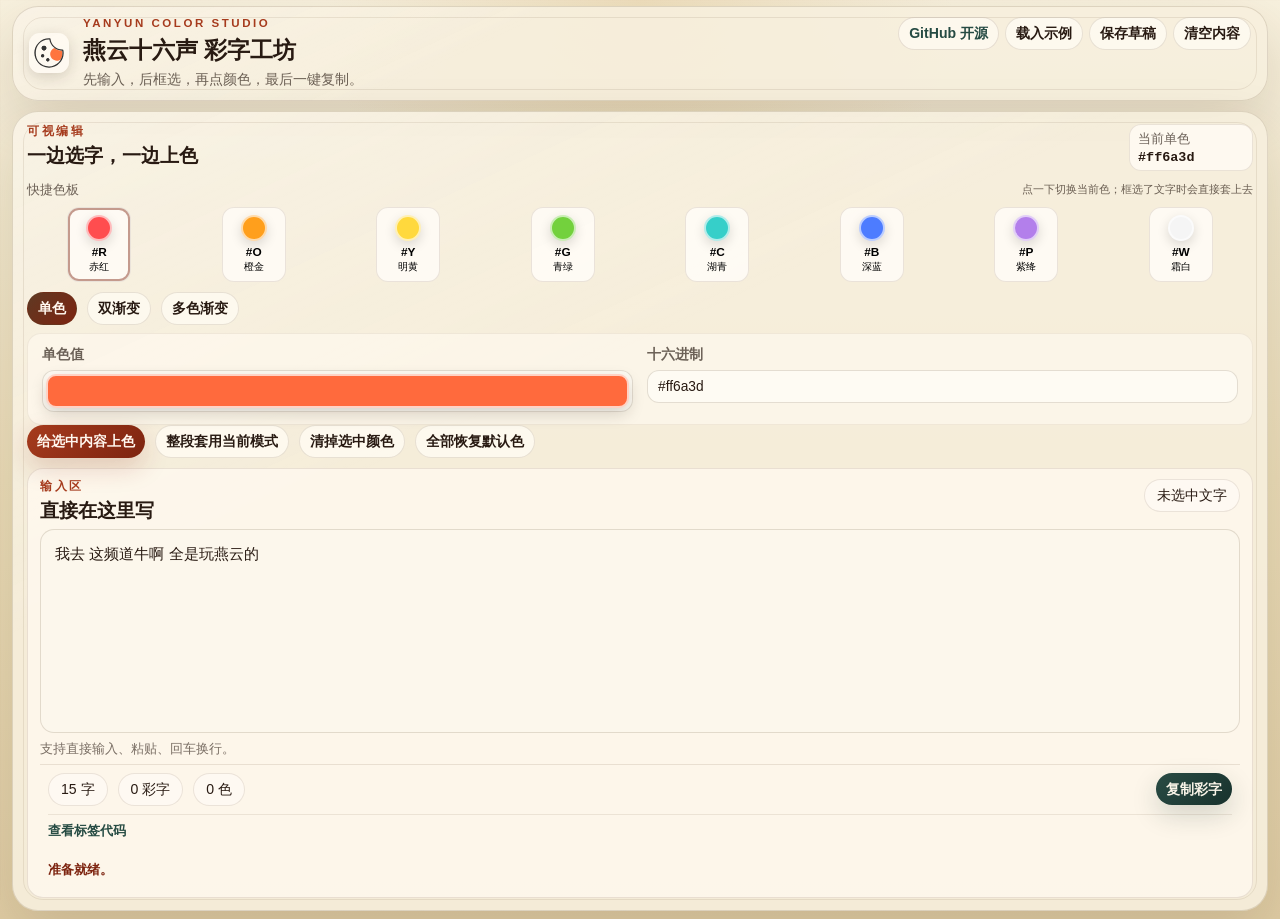
<file: index.html>
<!DOCTYPE html>
<html lang="zh-CN">
<head>
  <meta charset="UTF-8">
  <meta name="viewport" content="width=device-width, initial-scale=1.0">
  <title>燕云十六声 彩字工坊 Where Winds Meet COLOR-STUDIO</title>
  <link rel="icon" type="image/svg+xml" href="./logo.svg">
  <link rel="apple-touch-icon" href="./logo.svg">
  <link rel="mask-icon" href="./logo.svg" color="#FF743E">
  <meta name="theme-color" content="#FF743E">
  <script>
    (() => {
      const desktopOverride = new URLSearchParams(window.location.search).get("desktop") === "1";
      const usesMobilePrimaryInput = window.matchMedia("(pointer: coarse)").matches;
      const compactViewport = window.matchMedia("(max-width: 1180px)").matches;

      if (!desktopOverride && usesMobilePrimaryInput && compactViewport) {
        const mobileUrl = new URL("./APP/", window.location.href);
        mobileUrl.search = window.location.search;
        mobileUrl.hash = window.location.hash;
        window.location.replace(mobileUrl.href);
      }
    })();
  </script>
  <link rel="stylesheet" href="./styles.css?v=20260916.9">
</head>
<body>
  <div class="page-shell">
    <header class="topbar">
      <div class="brand-block">
        <img src="./logo.svg" alt="燕云十六声彩字工坊 Logo" class="brand-logo">
        <div>
          <p class="eyebrow">YANYUN COLOR STUDIO</p>
          <h1>燕云十六声 彩字工坊</h1>
          <p class="subtext">先输入，后框选，再点颜色，最后一键复制。</p>
        </div>
      </div>
      <div class="topbar-actions">
        <a
          class="github-link"
          href="https://github.com/cansnow123/Where-Winds-Meet-COLOR-STUDIO"
          target="_blank"
          rel="noreferrer"
          aria-label="在 GitHub 查看 Where Winds Meet COLOR-STUDIO 开源项目"
        >GitHub 开源</a>
        <button id="loadSampleBtn" class="ghost-button" type="button">载入示例</button>
        <button id="saveDraftBtn" class="ghost-button" type="button">保存草稿</button>
        <button id="clearEditorBtn" class="ghost-button" type="button">清空内容</button>
      </div>
    </header>

    <!-- <section class="workflow-banner">
      <span class="step-pill">1. 输入文案</span>
      <span class="step-pill">2. 框选想变色的字</span>
      <span class="step-pill">3. 点单色或渐变</span>
      <span class="step-pill">4. 复制最终标签</span>
    </section> -->

    <main class="studio-grid">
      <section class="panel control-panel">
        <div class="panel-head">
          <div>
            <p class="panel-kicker">可视编辑</p>
            <h2>一边选字，一边上色</h2>
          </div>
          <div class="current-color-box">
            <span>当前单色</span>
            <strong id="currentColorDisplay">#ff6a3d</strong>
          </div>
        </div>

        <div class="swatch-section">
          <div class="section-caption">
            <span>快捷色板</span>
            <small>点一下切换当前色；框选了文字时会直接套上去</small>
          </div>
          <div id="presetSwatches" class="swatch-row"></div>
        </div>

        <div class="mode-tabs" id="modeTabs">
          <button class="mode-tab is-active" data-mode="single" type="button">单色</button>
          <button class="mode-tab" data-mode="gradient" type="button">双渐变</button>
          <button class="mode-tab" data-mode="multi" type="button">多色渐变</button>
        </div>

        <div class="mode-panel-wrap">
          <section class="mode-panel is-active" data-mode-panel="single">
            <div class="compact-controls">
              <div class="field">
                <span>单色值</span>
                <label class="single-color-display" title="选择单色">
                  <span class="color-swatch single-color-swatch" data-target="singleColorInput" style="background:#ff6a3d" aria-hidden="true"></span>
                  <input id="singleColorInput" class="single-color-picker" type="color" value="#ff6a3d" aria-label="选择单色值">
                </label>
              </div>
              <label class="field">
                <span>十六进制</span>
                <input id="singleHexInput" type="text" value="#ff6a3d">
              </label>
            </div>
          </section>

          <section class="mode-panel" data-mode-panel="gradient">
            <div class="field">
              <span>双渐变色（点方块换色）</span>
              <div class="swatch-pair">
                <label class="gradient-swatch-wrapper" title="选择起始色">
                  <span class="color-swatch" data-target="gradientStartInput" style="background:#ff6a3d" aria-hidden="true"></span>
                  <input id="gradientStartInput" class="gradient-picker" type="color" value="#ff6a3d" aria-label="选择起始色">
                </label>
                <span class="swatch-arrow">→</span>
                <label class="gradient-swatch-wrapper" title="选择结束色">
                  <span class="color-swatch" data-target="gradientEndInput" style="background:#ffd166" aria-hidden="true"></span>
                  <input id="gradientEndInput" class="gradient-picker" type="color" value="#ffd166" aria-label="选择结束色">
                </label>
              </div>
            </div>
            <div id="gradientStrip" class="gradient-strip"></div>
          </section>

          <section class="mode-panel" data-mode-panel="multi">
            <div class="field">
              <span>多色渐变色板（点方块换色）</span>
              <div id="paletteSwatches" class="swatch-grid"></div>
              <small class="field-hint">文本将在这 <span id="paletteCount">0</span> 个颜色之间平滑过渡。</small>
            </div>
            <div id="paletteStrip" class="gradient-strip gradient-strip-multi"></div>
          </section>
        </div>

        <div class="action-row">
          <button id="applySelectionBtn" class="ink-button" type="button">给选中内容上色</button>
          <button id="applyAllBtn" class="ghost-button" type="button">整段套用当前模式</button>
          <button id="clearSelectionStyleBtn" class="ghost-button" type="button">清掉选中颜色</button>
          <button id="resetAllStylesBtn" class="ghost-button" type="button">全部恢复默认色</button>
        </div>

        <div class="editor-card">
          <div class="editor-card-head">
            <div>
              <p class="panel-kicker">输入区</p>
              <h2>直接在这里写</h2>
            </div>
            <div id="selectionHint" class="selection-hint">未选中文字</div>
          </div>
          <div
            id="richEditor"
            class="rich-editor"
            contenteditable="true"
            spellcheck="false"
            aria-label="彩字可视编辑区"
          ></div>
          <div class="editor-tips">
            <span>支持直接输入、粘贴、回车换行。</span>
          </div>
          <div class="composer-result" aria-label="彩字结果">
            <div class="composer-result-row">
              <div class="stats" id="stats" aria-label="彩字统计"></div>
              <button id="copyExportBtn" class="seal-button" type="button">复制彩字</button>
            </div>
            <details class="tag-drawer">
              <summary>查看标签代码</summary>
              <textarea id="exportOutput" readonly spellcheck="false" aria-label="最终可复制代码"></textarea>
            </details>
            <p id="status" class="status-text" role="status" aria-live="polite">准备就绪。</p>
          </div>
          <div id="preview" hidden aria-hidden="true"></div>
        </div>
      </section>
    </main>

  </div>

  <script src="./app.js?v=20260916.3" type="module"></script>
</body>
</html>
</file>
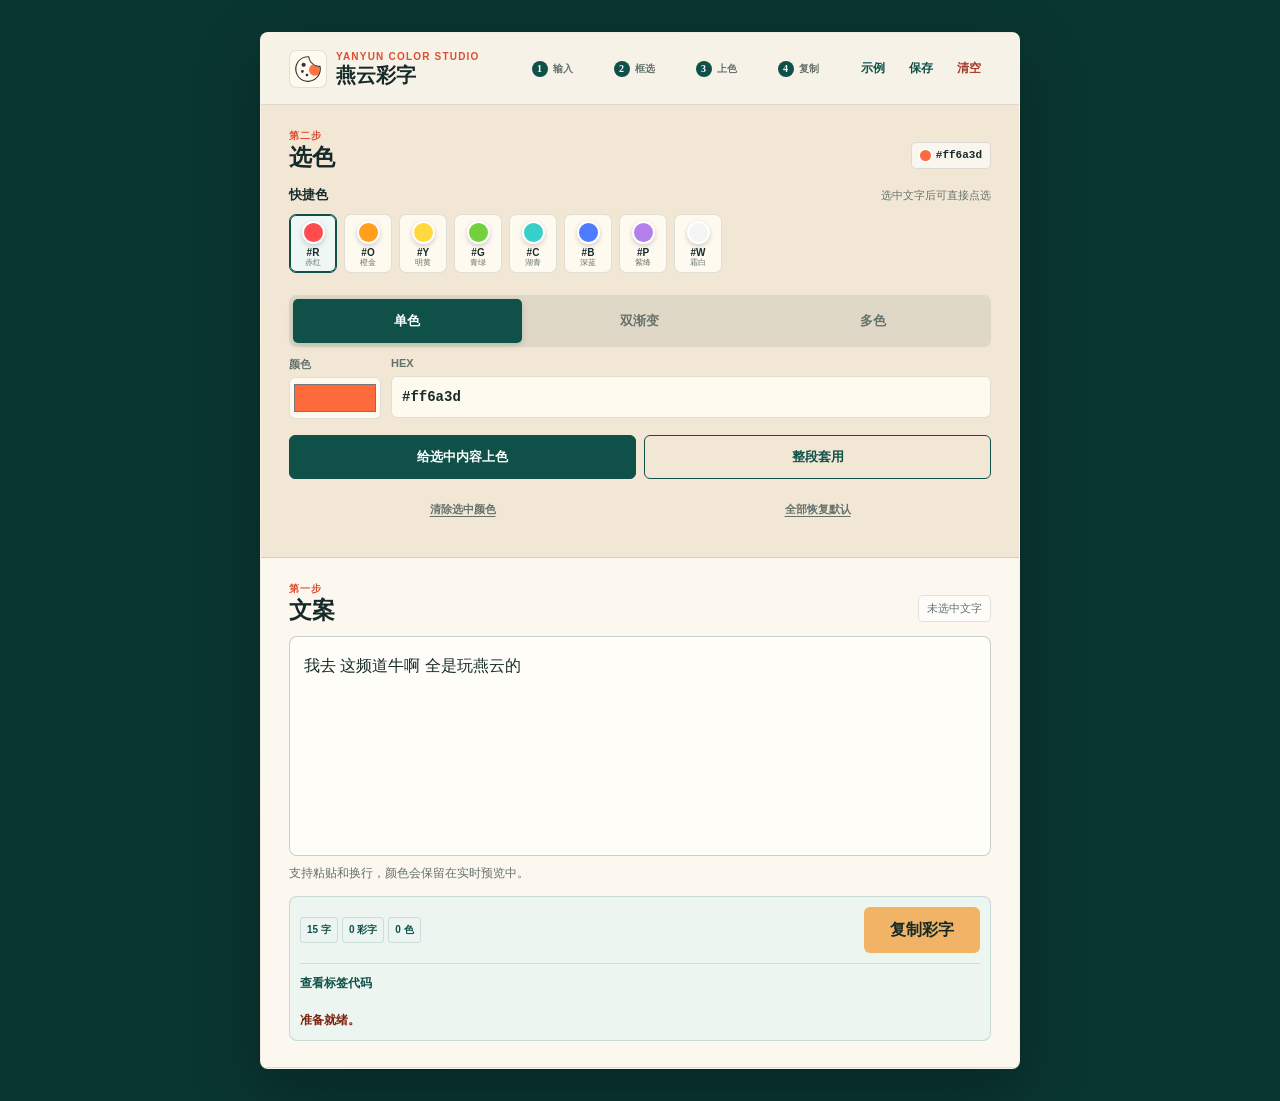
<file: APP/index.html>
<!DOCTYPE html>
<html lang="zh-CN">
<head>
  <meta charset="UTF-8">
  <meta name="viewport" content="width=device-width, initial-scale=1, viewport-fit=cover">
  <meta name="theme-color" content="#102f2b">
  <meta name="description" content="燕云十六声移动端彩字生成工具">
  <title>燕云彩字</title>
  <link rel="icon" type="image/svg+xml" href="./logo.svg">
  <link rel="apple-touch-icon" href="./logo.svg">
  <link rel="stylesheet" href="./styles.css?v=20260916.3">
</head>
<body>
  <div class="app-shell">
    <header class="topbar">
      <a class="brand" href="#editor" aria-label="燕云彩字首页">
        <img src="./logo.svg" alt="" class="brand-mark">
        <span>
          <small>YANYUN COLOR STUDIO</small>
          <strong>燕云彩字</strong>
        </span>
      </a>
      <div class="topbar-actions" aria-label="文案操作">
        <button id="loadSampleBtn" class="icon-button" type="button" title="载入示例" aria-label="载入示例">示例</button>
        <button id="saveDraftBtn" class="icon-button" type="button" title="保存草稿" aria-label="保存草稿">保存</button>
        <button id="clearEditorBtn" class="icon-button danger" type="button" title="清空文案" aria-label="清空文案">清空</button>
      </div>
      <ol class="topbar-flow" aria-label="使用步骤">
        <li><b>1</b><span>输入</span></li>
        <li><b>2</b><span>框选</span></li>
        <li><b>3</b><span>上色</span></li>
        <li><b>4</b><span>复制</span></li>
      </ol>
    </header>

    <main>
      <section class="color-section" aria-labelledby="color-title">
        <div class="section-heading">
          <div>
            <p class="kicker">第二步</p>
            <h2 id="color-title">选色</h2>
          </div>
          <span class="current-color"><i></i><strong id="currentColorDisplay">#ff6a3d</strong></span>
        </div>

        <div class="swatch-section">
          <div class="label-row"><span>快捷色</span><small>选中文字后可直接点选</small></div>
          <div id="presetSwatches" class="swatch-row" aria-label="快捷颜色"></div>
        </div>

        <div class="mode-tabs" id="modeTabs" role="tablist" aria-label="上色模式">
          <button id="modeTab-single" class="mode-tab is-active" data-mode="single" type="button" role="tab" aria-selected="true" aria-controls="modePanel-single">单色</button>
          <button id="modeTab-gradient" class="mode-tab" data-mode="gradient" type="button" role="tab" aria-selected="false" aria-controls="modePanel-gradient" tabindex="-1">双渐变</button>
          <button id="modeTab-multi" class="mode-tab" data-mode="multi" type="button" role="tab" aria-selected="false" aria-controls="modePanel-multi" tabindex="-1">多色</button>
        </div>

        <div class="mode-panel-wrap">
          <section id="modePanel-single" class="mode-panel is-active" data-mode-panel="single" role="tabpanel" aria-labelledby="modeTab-single">
            <div class="single-controls">
              <label class="color-input-wrap" title="选择单色">
                <span>颜色</span>
                <input id="singleColorInput" type="color" value="#ff6a3d" aria-label="选择单色">
              </label>
              <label class="hex-field">
                <span>HEX</span>
                <input id="singleHexInput" type="text" value="#ff6a3d" inputmode="text" autocapitalize="off" spellcheck="false" aria-label="单色十六进制值">
              </label>
            </div>
          </section>

          <section id="modePanel-gradient" class="mode-panel" data-mode-panel="gradient" role="tabpanel" aria-labelledby="modeTab-gradient" hidden>
            <div class="gradient-controls">
              <label class="gradient-swatch-wrapper" title="选择起始色">
                <span class="color-swatch" data-target="gradientStartInput" style="background:#ff6a3d" aria-hidden="true"></span>
                <input id="gradientStartInput" class="gradient-picker" type="color" value="#ff6a3d" aria-label="选择起始色">
              </label>
              <span class="swatch-arrow" aria-hidden="true">&rarr;</span>
              <label class="gradient-swatch-wrapper" title="选择结束色">
                <span class="color-swatch" data-target="gradientEndInput" style="background:#ffd166" aria-hidden="true"></span>
                <input id="gradientEndInput" class="gradient-picker" type="color" value="#ffd166" aria-label="选择结束色">
              </label>
              <div id="gradientStrip" class="gradient-strip" aria-hidden="true"></div>
            </div>
          </section>

          <section id="modePanel-multi" class="mode-panel" data-mode-panel="multi" role="tabpanel" aria-labelledby="modeTab-multi" hidden>
            <div id="paletteSwatches" class="swatch-grid" aria-label="多色渐变颜色"></div>
            <div class="palette-caption"><span>平滑经过 <b id="paletteCount">0</b> 种颜色</span><span>点击色块更换</span></div>
            <div id="paletteStrip" class="gradient-strip" aria-hidden="true"></div>
          </section>
        </div>

        <div class="apply-actions" aria-label="上色操作">
          <button id="applySelectionBtn" class="primary-button" type="button">给选中内容上色</button>
          <button id="applyAllBtn" class="secondary-button" type="button">整段套用</button>
          <button id="clearSelectionStyleBtn" class="text-button" type="button">清除选中颜色</button>
          <button id="resetAllStylesBtn" class="text-button" type="button">全部恢复默认</button>
        </div>
      </section>

      <section class="editor-section" id="editor" aria-labelledby="editor-title">
        <div class="section-heading">
          <div>
            <p class="kicker">第一步</p>
            <h2 id="editor-title">文案</h2>
          </div>
          <span id="selectionHint" class="selection-hint" role="status" aria-live="polite" aria-atomic="true">未选中文字</span>
        </div>
        <div id="richEditor" class="rich-editor" contenteditable="true" spellcheck="false" role="textbox" aria-multiline="true" inputmode="text" enterkeyhint="enter" aria-label="彩字可视编辑区" aria-describedby="editorNote"></div>
        <p id="editorNote" class="editor-note">支持粘贴和换行，颜色会保留在实时预览中。</p>
        <div class="composer-result" aria-label="彩字结果">
          <div class="composer-result-row">
            <div class="stats" id="stats" aria-label="彩字统计"></div>
            <button id="copyExportBtn" class="copy-button" type="button">复制彩字</button>
          </div>
          <details class="tag-drawer">
            <summary>查看标签代码</summary>
            <textarea id="exportOutput" readonly spellcheck="false" aria-label="最终可复制代码"></textarea>
          </details>
          <p id="status" class="status-text" role="status" aria-live="polite" aria-atomic="true">准备就绪。</p>
        </div>
        <div id="preview" hidden aria-hidden="true"></div>
      </section>

    </main>
  </div>
  <script src="./app.js?v=20260916.3" type="module"></script>
</body>
</html>
</file>
<file: styles.css>
:root {
  --paper: #f3ead1;
  --paper-strong: rgba(252, 247, 236, 0.95);
  --paper-soft: rgba(247, 239, 221, 0.9);
  --ink: #281a12;
  --ink-soft: rgba(40, 26, 18, 0.68);
  --ember: #a63b1d;
  --ember-deep: #7d2410;
  --green: #264b43;
  --line: rgba(90, 61, 36, 0.16);
  --shadow: 0 22px 60px rgba(59, 32, 16, 0.14);
}

* {
  box-sizing: border-box;
}

html {
  font-size: 16px;
}

body {
  margin: 0;
  min-height: 100vh;
  color: var(--ink);
  background:
    radial-gradient(circle at top, rgba(214, 171, 88, 0.24), transparent 28%),
    linear-gradient(180deg, #f8f1de 0%, #eadcb8 52%, #dfcca4 100%);
  font-family: "Microsoft YaHei UI", "PingFang SC", "Yu Gothic UI", sans-serif;
}

body::before {
  content: "";
  position: fixed;
  inset: 0;
  pointer-events: none;
  background:
    linear-gradient(90deg, rgba(98, 67, 39, 0.035) 0, rgba(98, 67, 39, 0.035) 1px, transparent 1px, transparent 28px),
    linear-gradient(rgba(98, 67, 39, 0.03) 0, rgba(98, 67, 39, 0.03) 1px, transparent 1px, transparent 28px);
  opacity: 0.34;
}

.page-shell {
  width: min(1360px, calc(100vw - 24px));
  margin: 0 auto;
  padding: 6px 0 8px;
}

.topbar,
.panel,
.workflow-banner {
  border: 1px solid rgba(90, 61, 36, 0.16);
  border-radius: 26px;
  background:
    linear-gradient(155deg, rgba(255, 255, 255, 0.22), transparent 38%),
    var(--paper-soft);
  box-shadow: var(--shadow);
}

.topbar,
.panel {
  position: relative;
  overflow: hidden;
}

.topbar::after,
.panel::after {
  content: "";
  position: absolute;
  inset: 10px;
  border: 1px solid rgba(90, 61, 36, 0.1);
  border-radius: 20px;
  pointer-events: none;
}

.topbar {
  display: flex;
  align-items: flex-start;
  justify-content: space-between;
  gap: 14px;
  padding: 10px 16px;
}

/* 头部品牌区：logo + 标题文字，水平排列 */
.brand-block {
  display: flex;
  align-items: center;
  gap: 14px;
  min-width: 0;
}

.brand-logo {
  width: 40px;
  height: 40px;
  flex-shrink: 0;
  border-radius: 11px;
  box-shadow: 0 4px 14px rgba(40, 26, 18, 0.16);
  background: rgba(255, 251, 244, 0.84);
  padding: 4px;
}

.eyebrow,
.panel-kicker {
  margin: 0 0 6px;
  color: var(--ember);
  font-size: 0.72rem;
  font-weight: 700;
  letter-spacing: 0.22em;
}

h1,
h2 {
  margin: 0;
  font-family: "STZhongsong", "SimSun", serif;
}

h1 {
  font-size: clamp(1.42rem, 1.65vw, 1.95rem);
}

h2 {
  font-size: clamp(1.18rem, 1.08vw, 1.46rem);
  line-height: 1.2;
}

.subtext {
  margin: 4px 0 0;
  color: var(--ink-soft);
  line-height: 1.45;
  font-size: 0.86rem;
}

.topbar-actions,
.action-row,
.stats,
.swatch-row,
.filter-row,
.panel-actions {
  display: flex;
  flex-wrap: wrap;
  gap: 10px;
}

.topbar-actions {
  justify-content: flex-end;
  align-items: center;
  gap: 6px;
}

.github-link {
  display: inline-flex;
  align-items: center;
  min-height: 32px;
  padding: 6px 10px;
  border-radius: 999px;
  border: 1px solid rgba(90, 61, 36, 0.14);
  background: rgba(255, 251, 244, 0.72);
  color: var(--green);
  font-size: 0.88rem;
  font-weight: 700;
  text-decoration: none;
  transition: transform 140ms ease, box-shadow 140ms ease, opacity 140ms ease;
}

.github-link:hover {
  transform: translateY(-1px);
  box-shadow: 0 8px 18px rgba(24, 50, 45, 0.12);
}

.workflow-banner {
  display: flex;
  flex-wrap: wrap;
  gap: 10px;
  margin-top: 12px;
  padding: 8px 14px;
}

.step-pill,
.stat-pill,
.tag-pill,
.selection-hint {
  display: inline-flex;
  align-items: center;
  gap: 6px;
  min-height: 30px;
  padding: 6px 12px;
  border-radius: 999px;
  border: 1px solid rgba(90, 61, 36, 0.12);
  background: rgba(255, 251, 244, 0.8);
  font-size: 0.88rem;
}

.studio-grid {
  display: grid;
  grid-template-columns: minmax(0, 1fr);
  gap: 10px;
  margin-top: 10px;
}

.panel {
  padding: 12px 14px;
}

.panel-head,
.editor-card-head {
  display: flex;
  justify-content: space-between;
  gap: 14px;
  align-items: flex-start;
}

.current-color-box {
  display: grid;
  gap: 2px;
  min-width: 124px;
  padding: 5px 8px;
  border-radius: 12px;
  background: rgba(255, 251, 243, 0.84);
  border: 1px solid rgba(90, 61, 36, 0.12);
  font-size: 0.84rem;
}

.current-color-box span {
  color: var(--ink-soft);
}

.current-color-box strong {
  font-family: "Consolas", "Cascadia Code", monospace;
}

.swatch-section,
.editor-card,
.preview-shell,
.collapsible-body,
.custom-entry {
  margin-top: 10px;
}

.section-caption {
  display: flex;
  justify-content: space-between;
  gap: 10px;
  align-items: center;
  margin-bottom: 8px;
  color: var(--ink-soft);
  font-size: 0.84rem;
}

.mode-tabs {
  display: flex;
  gap: 10px;
  margin-top: 10px;
}

.mode-tab,
.ghost-button,
.ink-button,
.seal-button,
.swatch-button,
.chip-button {
  border: none;
  cursor: pointer;
  transition: transform 140ms ease, box-shadow 140ms ease, opacity 140ms ease;
  font: inherit;
}

.mode-tab:hover,
.ghost-button:hover,
.ink-button:hover,
.seal-button:hover,
.swatch-button:hover,
.chip-button:hover {
  transform: translateY(-1px);
}

.mode-tab,
.ghost-button,
.ink-button,
.seal-button,
.chip-button {
  min-height: 32px;
  padding: 6px 10px;
  border-radius: 999px;
  font-weight: 700;
  font-size: 0.88rem;
}

.mode-tab,
.ghost-button,
.chip-button {
  color: var(--ink);
  background: rgba(255, 251, 244, 0.76);
  border: 1px solid rgba(90, 61, 36, 0.13);
}

.mode-tab.is-active,
.chip-button.is-active {
  color: #fff7ee;
  background: linear-gradient(135deg, #5f3923, var(--ember-deep));
}

.ink-button {
  color: #fff7ee;
  background: linear-gradient(135deg, var(--ember), var(--ember-deep));
  box-shadow: 0 10px 26px rgba(127, 36, 16, 0.18);
}

.seal-button {
  color: #f9f4e8;
  background: linear-gradient(135deg, #294b44, #18322d);
  box-shadow: 0 10px 26px rgba(24, 50, 45, 0.18);
}

.mode-panel-wrap {
  margin-top: 8px;
  padding: 12px 14px;
  border-radius: 14px;
  background: rgba(255, 250, 241, 0.62);
  border: 1px solid rgba(90, 61, 36, 0.08);
}

.mode-panel {
  display: none;
}

.mode-panel.is-active {
  display: block;
}

.compact-controls,
.custom-grid {
  display: grid;
  gap: 14px;
}

.compact-controls {
  grid-template-columns: repeat(2, minmax(0, 1fr));
}

.single-color-display {
  position: relative;
  display: block;
  min-height: 42px;
  padding: 3px;
  border-radius: 12px;
  background: rgba(255, 252, 245, 0.92);
  border: 1px solid var(--line);
  cursor: pointer;
}

.single-color-swatch {
  display: block;
  min-height: 100%;
  border-radius: 9px;
}

.single-color-picker {
  position: absolute;
  inset: 0;
  width: 100%;
  height: 100%;
  margin: 0;
  padding: 0;
  opacity: 0;
  border: 0;
  cursor: pointer;
}

.single-color-display:focus-within {
  outline: 3px solid rgba(166, 59, 29, 0.45);
  outline-offset: 2px;
}

.custom-grid {
  grid-template-columns: 1.2fr 0.7fr 0.8fr 0.8fr;
}

.field {
  display: flex;
  flex-direction: column;
  gap: 6px;
  color: var(--ink-soft);
  font-size: 0.86rem;
}

.field span {
  font-weight: 700;
}

input,
textarea {
  width: 100%;
  border: 1px solid var(--line);
  border-radius: 12px;
  padding: 8px 10px;
  color: var(--ink);
  background: rgba(255, 252, 245, 0.92);
  outline: none;
  transition: border-color 140ms ease, box-shadow 140ms ease;
  font: inherit;
}

input:focus,
textarea:focus,
.rich-editor:focus {
  border-color: rgba(166, 59, 29, 0.56);
  box-shadow: 0 0 0 4px rgba(166, 59, 29, 0.08);
}

textarea {
  resize: vertical;
  min-height: 100px;
  line-height: 1.5;
  font-size: 0.92rem;
}

.field-output textarea,
#markupEditor {
  min-height: 132px;
}

.swatch-row {
  display: grid;
  grid-template-columns: repeat(8, minmax(0, 1fr));
  gap: 10px;
  align-items: stretch;
}

/* 双渐变：两个大方块 + 箭头 */
.swatch-pair {
  display: flex;
  justify-content: space-between;
  align-items: center;
  gap: 12px;
  padding: 12px;
  border-radius: 12px;
  background: rgba(255, 251, 244, 0.76);
  border: 1px solid rgba(90, 61, 36, 0.12);
}

.swatch-arrow {
  color: var(--ink-soft);
  font-size: 1.2rem;
  font-weight: 700;
}

/* 多色渐变：方块水平排列网格 */
.swatch-grid {
  display: grid;
  grid-template-columns: repeat(6, minmax(0, 1fr));
  gap: 8px;
  padding: 12px;
  border-radius: 12px;
  background: rgba(255, 251, 244, 0.76);
  border: 1px solid rgba(90, 61, 36, 0.12);
}

.swatch-wrapper {
  position: relative;
  display: block;
  aspect-ratio: 1 / 1;
}

.gradient-swatch-wrapper {
  position: relative;
  display: block;
  flex: 1 1 0;
  width: auto;
  height: 34px;
  min-width: 0;
}

.gradient-swatch-wrapper .color-swatch {
  display: block;
  width: 100%;
  height: 100%;
}

/* 通用色块按钮：圆角矩形，点击触发颜色选择 */
.color-swatch {
  position: relative;
  width: 100%;
  height: 100%;
  min-height: 34px;
  border-radius: 10px;
  border: 2px solid rgba(255, 255, 255, 0.7);
  box-shadow: 0 6px 16px rgba(40, 26, 18, 0.18);
  cursor: pointer;
  transition: transform 140ms ease, box-shadow 140ms ease;
  padding: 0;
}

.color-swatch:hover {
  transform: translateY(-1px);
  box-shadow: 0 10px 22px rgba(40, 26, 18, 0.24);
}

.color-swatch:focus-visible {
  outline: 3px solid rgba(166, 59, 29, 0.45);
  outline-offset: 2px;
}

/* 隐藏系统 color input，仅作为弹出色选择器的入口 */
.swatch-picker {
  position: absolute;
  inset: 0;
  width: 100%;
  height: 100%;
  opacity: 0;
  pointer-events: none;
  border: 0;
  padding: 0;
}

input[type="color"].gradient-picker {
  position: absolute;
  inset: 0;
  width: 100%;
  height: 100%;
  margin: 0;
  padding: 0;
  opacity: 0;
  border: 0;
  cursor: pointer;
}

.swatch-pair .color-swatch {
  min-height: 34px;
  border-radius: 11px;
}

.gradient-swatch-wrapper:focus-within {
  outline: 3px solid rgba(166, 59, 29, 0.45);
  outline-offset: 2px;
  border-radius: 12px;
}

.field-hint {
  display: block;
  margin-top: 10px;
  color: var(--ink-soft);
  font-size: 0.8rem;
}

.swatch-button {
  display: grid;
  gap: 4px;
  place-items: center;
  width: 100%;
  max-width: 64px;
  padding: 7px 5px;
  border-radius: 12px;
  background: rgba(255, 252, 246, 0.88);
  border: 1px solid rgba(90, 61, 36, 0.12);
  justify-self: center;
}

.swatch-button.is-active {
  box-shadow: inset 0 0 0 2px rgba(127, 36, 16, 0.45);
}

.swatch-dot {
  width: 26px;
  height: 26px;
  border-radius: 50%;
  border: 2px solid rgba(255, 255, 255, 0.62);
  box-shadow: 0 4px 12px rgba(0, 0, 0, 0.14);
}

.swatch-meta {
  display: grid;
  gap: 2px;
  text-align: center;
  font-size: 0.74rem;
}

.gradient-strip {
  height: 12px;
  margin-top: 8px;
  border-radius: 999px;
  border: 1px solid rgba(90, 61, 36, 0.12);
  background: linear-gradient(90deg, #ff6a3d, #ffd166);
}

.editor-card {
  padding: 10px 12px;
  border-radius: 16px;
  border: 1px solid rgba(90, 61, 36, 0.12);
  background: rgba(255, 250, 241, 0.72);
}

.rich-editor {
  min-height: 204px;
  margin-top: 6px;
  padding: 12px 14px;
  border-radius: 14px;
  border: 1px solid var(--line);
  background: var(--paper-strong);
  white-space: pre-wrap;
  line-height: 1.62;
  font-size: 0.96rem;
  outline: none;
}

.rich-editor:empty::before {
  content: "在这里输入聊天文案，然后框选想变色的部分。";
  color: rgba(40, 26, 18, 0.38);
}

.editor-tips,
.collapsible-tip {
  display: grid;
  gap: 4px;
  margin-top: 8px;
  color: rgba(40, 26, 18, 0.62);
  font-size: 0.8rem;
}

.composer-result {
  display: grid;
  gap: 8px;
  margin-top: 6px;
  padding: 8px;
  border-top: 1px solid rgba(90, 61, 36, 0.12);
}

.composer-result-row {
  display: flex;
  justify-content: space-between;
  align-items: center;
  gap: 10px;
}

.composer-result .stats {
  justify-content: flex-start;
}

.tag-drawer {
  border-top: 1px solid rgba(90, 61, 36, 0.1);
}

.tag-drawer summary {
  min-height: 32px;
  display: flex;
  align-items: center;
  color: var(--green);
  cursor: pointer;
  font-size: 0.84rem;
  font-weight: 700;
}

.tag-drawer textarea {
  min-height: 96px;
  padding: 8px 10px;
  font-family: "Consolas", "Cascadia Code", monospace;
  font-size: 0.86rem;
}

.preview-shell {
  padding: 12px 14px;
  border-radius: 18px;
  border: 1px solid rgba(90, 61, 36, 0.12);
  background: rgba(255, 250, 241, 0.7);
}

.preview-title {
  margin-bottom: 8px;
  color: var(--ink-soft);
  font-size: 0.88rem;
  font-weight: 700;
}

.preview-stage {
  min-height: 200px;
  padding: 14px 16px;
  border-radius: 16px;
  border: 1px solid rgba(90, 61, 36, 0.12);
  background:
    radial-gradient(circle at top right, rgba(214, 171, 88, 0.18), transparent 26%),
    rgba(255, 249, 236, 0.92);
  white-space: pre-wrap;
  line-height: 1.75;
  font-size: 1.02rem;
}

.preview-stage.is-empty {
  display: grid;
  place-items: center;
  color: rgba(40, 26, 18, 0.42);
}

.status-text {
  margin: 6px 0 0;
  min-height: 1.2em;
  color: var(--ember-deep);
  font-weight: 700;
  font-size: 0.84rem;
}

.collapsible-panel {
  margin-top: 16px;
}

.collapsible-panel > summary {
  position: relative;
  z-index: 1;
  padding: 18px 20px;
  cursor: pointer;
  font-family: "STZhongsong", "SimSun", serif;
  font-size: 1.1rem;
}

.collapsible-panel[open] > summary {
  border-bottom: 1px solid rgba(90, 61, 36, 0.08);
}

.collapsible-body {
  padding: 0 20px 20px;
}

@media (max-width: 1180px) {
  .studio-grid,
  .custom-grid {
    grid-template-columns: 1fr;
  }
}

@media (max-width: 900px) {
  .topbar,
  .panel-head,
  .editor-card-head,
  .section-caption {
    flex-direction: column;
  }

  .topbar-actions {
    justify-content: flex-start;
  }

  .compact-controls {
    grid-template-columns: 1fr;
  }

  .swatch-row {
    grid-template-columns: repeat(4, minmax(0, 1fr));
  }
}

@media (max-width: 720px) {
  .page-shell {
    width: min(100vw - 18px, 100%);
    padding: 10px 0 24px;
  }

  .topbar,
  .panel {
    border-radius: 20px;
    padding: 16px;
  }

  .rich-editor,
  .preview-stage {
    min-height: 260px;
  }

  .swatch-row {
    grid-template-columns: repeat(4, minmax(0, 1fr));
  }

  .swatch-grid {
    grid-template-columns: repeat(3, minmax(0, 1fr));
  }

}
</file>
<file: APP/styles.css>
:root {
  --ink: #162b29;
  --ink-muted: #64726d;
  --jade: #0f5149;
  --jade-deep: #0a3631;
  --vermilion: #dd4d32;
  --paper: #f6f0e3;
  --paper-deep: #e9ddc6;
  --line: rgba(22, 43, 41, .13);
  --radius: 8px;
  --font-display: "STKaiti", "KaiTi", "Kaiti SC", serif;
  --font-body: "Microsoft YaHei UI", "PingFang SC", sans-serif;
}

* { box-sizing: border-box; }
html { background: var(--jade-deep); scroll-behavior: smooth; }
body { margin: 0; overflow-x: hidden; color: var(--ink); font-family: var(--font-body); background: var(--paper); }
button, input, textarea { font: inherit; }
button { -webkit-tap-highlight-color: transparent; touch-action: manipulation; }
button:focus-visible, input:focus-visible, textarea:focus-visible, .rich-editor:focus-visible { outline: 3px solid rgba(221, 77, 50, .45); outline-offset: 2px; }

.app-shell { min-height: 100dvh; background: linear-gradient(140deg, #f9f4e9 0%, var(--paper) 50%, #eee2ce 100%); }
.topbar { min-height: 102px; display: flex; flex-wrap: wrap; align-content: center; align-items: center; justify-content: space-between; column-gap: 14px; row-gap: 8px; padding: max(10px, env(safe-area-inset-top)) 18px 10px; border-bottom: 1px solid var(--line); background: rgba(248, 243, 232, .88); }
.brand { display: inline-flex; flex: 1 1 auto; align-items: center; gap: 9px; min-width: 0; color: var(--ink); text-decoration: none; }
.brand-mark { width: 38px; height: 38px; padding: 4px; border-radius: 7px; background: #fffaf0; border: 1px solid var(--line); }
.brand span { display: grid; gap: 2px; }
.brand small, .kicker { color: var(--vermilion); font-size: 10px; font-weight: 800; letter-spacing: .12em; line-height: 1; }
.brand strong { font-family: var(--font-display); font-size: 20px; line-height: 1.1; }
.topbar-actions { order: 2; display: flex; flex: 0 0 auto; align-items: center; gap: 4px; }
.icon-button { min-width: 44px; min-height: 44px; padding: 6px 7px; color: var(--jade); background: transparent; border: 0; border-radius: 6px; font-size: 12px; font-weight: 800; cursor: pointer; }
.icon-button:active { color: #fff; background: var(--jade); }
.icon-button.danger { color: #a53b2d; }
.topbar-flow { order: 3; flex: 1 0 100%; display: grid; grid-template-columns: repeat(4, 1fr); gap: 4px; margin: 0; padding: 0; list-style: none; }
.topbar-flow li { display: flex; align-items: center; justify-content: center; gap: 5px; min-height: 20px; color: var(--ink-muted); font-size: 10px; font-weight: 800; white-space: nowrap; }
.topbar-flow b { display: grid; place-items: center; width: 16px; height: 16px; color: #fff; border-radius: 50%; background: var(--jade); font-family: Georgia, serif; font-size: 10px; }

main { width: min(100%, 760px); margin: 0 auto; }
h2 { margin: 0; font-family: var(--font-display); font-weight: 700; letter-spacing: 0; }

.editor-section, .color-section { padding: 22px 18px; border-bottom: 1px solid var(--line); }
.editor-section { background: #fcf8f0; }
.color-section { background: #f2e7d4; }
.section-heading { display: flex; align-items: end; justify-content: space-between; gap: 12px; }
.section-heading .kicker { margin: 0 0 5px; }
h2 { font-size: 23px; line-height: 1; }
.selection-hint, .current-color, .ready-mark { flex: none; padding: 6px 8px; border: 1px solid var(--line); color: var(--ink-muted); background: rgba(255,255,255,.58); border-radius: 5px; font-size: 11px; line-height: 1.2; }
.current-color { display: flex; align-items: center; gap: 5px; color: var(--ink); }
.current-color i { width: 11px; height: 11px; background: var(--vermilion); border-radius: 50%; box-shadow: 0 0 0 2px #fff; }
.current-color strong { font-family: Consolas, monospace; font-size: 11px; }
.ready-mark { color: var(--jade); font-weight: 800; }

.rich-editor { min-height: 178px; margin-top: 14px; padding: 15px 14px; border: 1px solid rgba(22,43,41,.22); border-radius: var(--radius); background: #fffdf8; box-shadow: inset 0 1px 0 rgba(255,255,255,.8); font-size: 16px; line-height: 1.8; white-space: pre-wrap; outline: none; -webkit-user-select: text; user-select: text; -webkit-touch-callout: default; }
.rich-editor:empty::before { content: "在这里写下你的江湖文案..."; color: #a3a79d; }
.editor-note { margin: 8px 0 0; color: var(--ink-muted); font-size: 12px; line-height: 1.5; }
.composer-result { display: grid; gap: 10px; margin-top: 14px; padding: 10px; border: 1px solid rgba(15,81,73,.17); border-radius: var(--radius); background: #edf5f1; }
.composer-result-row { display: flex; align-items: center; justify-content: space-between; gap: 12px; }
.composer-result .stats { justify-content: flex-start; }
.tag-drawer { border-top: 1px solid rgba(15,81,73,.13); }
.tag-drawer summary { min-height: 38px; display: flex; align-items: center; color: var(--jade); cursor: pointer; font-size: 12px; font-weight: 800; }
.tag-drawer textarea { width: 100%; min-height: 94px; padding: 10px; color: #2c3e38; border: 1px solid rgba(22,43,41,.18); border-radius: 6px; background: #fffdf8; resize: vertical; font-family: Consolas, "Cascadia Code", monospace; font-size: 12px; line-height: 1.65; }

.swatch-section { margin-top: 17px; }
.label-row, .palette-caption { display: flex; justify-content: space-between; align-items: baseline; gap: 12px; color: var(--ink); font-size: 13px; font-weight: 800; }
.label-row small, .palette-caption span { color: var(--ink-muted); font-size: 11px; font-weight: 500; }
.swatch-row { display: flex; min-width: 0; gap: 7px; margin-top: 10px; overflow-x: auto; padding-bottom: 4px; scrollbar-width: none; }
.swatch-row::-webkit-scrollbar { display: none; }
.swatch-button { display: grid; flex: 0 0 48px; justify-items: center; gap: 4px; min-width: 48px; padding: 6px 3px 5px; color: var(--ink); border: 1px solid var(--line); border-radius: 7px; background: #fffaf0; cursor: pointer; }
.swatch-button.is-active { border-color: var(--jade); box-shadow: inset 0 0 0 1px var(--jade); background: #eff7f4; }
.swatch-dot { width: 23px; height: 23px; border: 2px solid white; border-radius: 50%; box-shadow: 0 2px 5px rgba(0,0,0,.18); }
.swatch-meta { display: grid; gap: 1px; line-height: 1; text-align: center; }
.swatch-meta strong { font-size: 10px; }.swatch-meta small { color: var(--ink-muted); font-size: 8px; }

.mode-tabs { display: grid; grid-template-columns: repeat(3, 1fr); gap: 4px; margin-top: 18px; padding: 4px; background: rgba(22,43,41,.08); border-radius: 7px; }
.mode-tab { min-height: 44px; border: 0; border-radius: 5px; color: var(--ink-muted); background: transparent; font-size: 13px; font-weight: 800; cursor: pointer; }
.mode-tab.is-active { color: #fff; background: var(--jade); box-shadow: 0 2px 6px rgba(15,81,73,.22); }
.mode-panel-wrap { margin-top: 10px; }
.mode-panel { display: none; }.mode-panel.is-active { display: block; }
.single-controls { display: grid; grid-template-columns: 92px 1fr; gap: 10px; }
.color-input-wrap, .hex-field { display: grid; gap: 5px; color: var(--ink-muted); font-size: 11px; font-weight: 800; }
input[type="color"] { width: 100%; height: 42px; padding: 2px; border: 1px solid var(--line); border-radius: 6px; background: #fffaf0; cursor: pointer; }
.hex-field input { width: 100%; height: 42px; padding: 8px 10px; color: var(--ink); border: 1px solid var(--line); border-radius: 6px; background: #fffaf0; font-family: Consolas, monospace; font-size: 14px; }
.gradient-controls { display: grid; grid-template-columns: 52px 18px 52px 1fr; align-items: center; gap: 9px; }
.gradient-swatch-wrapper { position: relative; display: block; width: 52px; height: 52px; }
.gradient-swatch-wrapper .color-swatch { display: block; width: 100%; height: 100%; }
input[type="color"].gradient-picker { position: absolute; inset: 0; width: 100%; height: 100%; margin: 0; padding: 0; opacity: 0; border: 0; cursor: pointer; }
.gradient-swatch-wrapper:focus-within { outline: 3px solid rgba(221, 77, 50, .45); outline-offset: 2px; border-radius: 7px; }
.color-swatch { width: 52px; height: 52px; padding: 0; border: 2px solid #fff; border-radius: 7px; box-shadow: 0 3px 9px rgba(22,43,41,.15); cursor: pointer; }
.swatch-arrow { color: var(--ink-muted); font-size: 18px; text-align: center; }.gradient-strip { height: 13px; border: 1px solid rgba(22,43,41,.16); border-radius: 999px; background: linear-gradient(90deg, #ff6a3d, #ffd166); }
.swatch-grid { display: grid; grid-template-columns: repeat(6, minmax(44px, 1fr)); gap: 8px; overflow-x: auto; padding-bottom: 4px; scrollbar-width: none; }.swatch-grid::-webkit-scrollbar { display: none; }.swatch-wrapper { position: relative; aspect-ratio: 1; }.swatch-grid .color-swatch { width: 100%; height: 100%; min-height: 44px; }.swatch-picker { position: absolute; inset: 0; width: 100%; height: 100%; opacity: 0; pointer-events: none; }
.palette-caption { margin-top: 10px; }.palette-caption b { color: var(--jade); }.mode-panel[data-mode-panel="multi"] .gradient-strip { margin-top: 8px; }

.apply-actions { display: grid; grid-template-columns: 1fr 1fr; gap: 8px; margin-top: 16px; }.primary-button, .secondary-button, .text-button { min-height: 44px; border-radius: 6px; font-size: 13px; font-weight: 800; cursor: pointer; }.primary-button { color: #fff; border: 1px solid var(--jade); background: var(--jade); }.secondary-button { color: var(--jade); border: 1px solid var(--jade); background: transparent; }.text-button { color: var(--ink-muted); border: 0; background: transparent; font-size: 11px; text-decoration: underline; text-underline-offset: 3px; }

.stats { display: flex; flex-wrap: wrap; justify-content: flex-end; gap: 4px; }.stat-pill { padding: 5px 6px; color: var(--jade); border: 1px solid rgba(15,81,73,.14); border-radius: 4px; background: #ecf5f1; font-size: 10px; font-weight: 800; white-space: nowrap; }
.status-text { min-height: 18px; margin: 0; color: #7d2410; font-size: 12px; font-weight: 700; }

.copy-button { flex: 0 0 auto; min-width: 116px; min-height: 46px; padding: 10px 16px; color: #172a26; border: 0; border-radius: 6px; background: #f1b467; font-weight: 900; cursor: pointer; }.copy-button:active, .primary-button:active, .secondary-button:active { transform: translateY(1px); }

@media (min-width: 620px) { body { padding: 18px; background: var(--jade-deep); }.app-shell { width: min(100%, 760px); margin: 0 auto; overflow: hidden; border: 1px solid rgba(255,255,255,.16); border-radius: 8px; box-shadow: 0 24px 68px rgba(0,0,0,.28); }.editor-section, .color-section { padding: 26px 28px; }.topbar { min-height: 72px; flex-wrap: nowrap; padding-left: 28px; padding-right: 28px; }.brand { flex: 0 1 210px; }.topbar-flow { order: 1; flex: 1 1 auto; }.rich-editor { min-height: 220px; } }
@media (min-width: 860px) { body { padding: 32px; }.app-shell { width: 760px; } }
@media (max-width: 360px) { .topbar { padding-left: 12px; padding-right: 12px; }.brand small { font-size: 8px; }.brand strong { font-size: 18px; }.icon-button { min-width: 36px; padding-left: 4px; padding-right: 4px; }.editor-section, .color-section { padding-left: 14px; padding-right: 14px; }.swatch-button { flex-basis: 45px; min-width: 45px; }.copy-button { min-width: 104px; } }
@media (prefers-reduced-motion: no-preference) { .primary-button, .secondary-button, .copy-button, .swatch-button, .mode-tab { transition: transform .14s ease, background-color .14s ease, box-shadow .14s ease; } }
</file>
